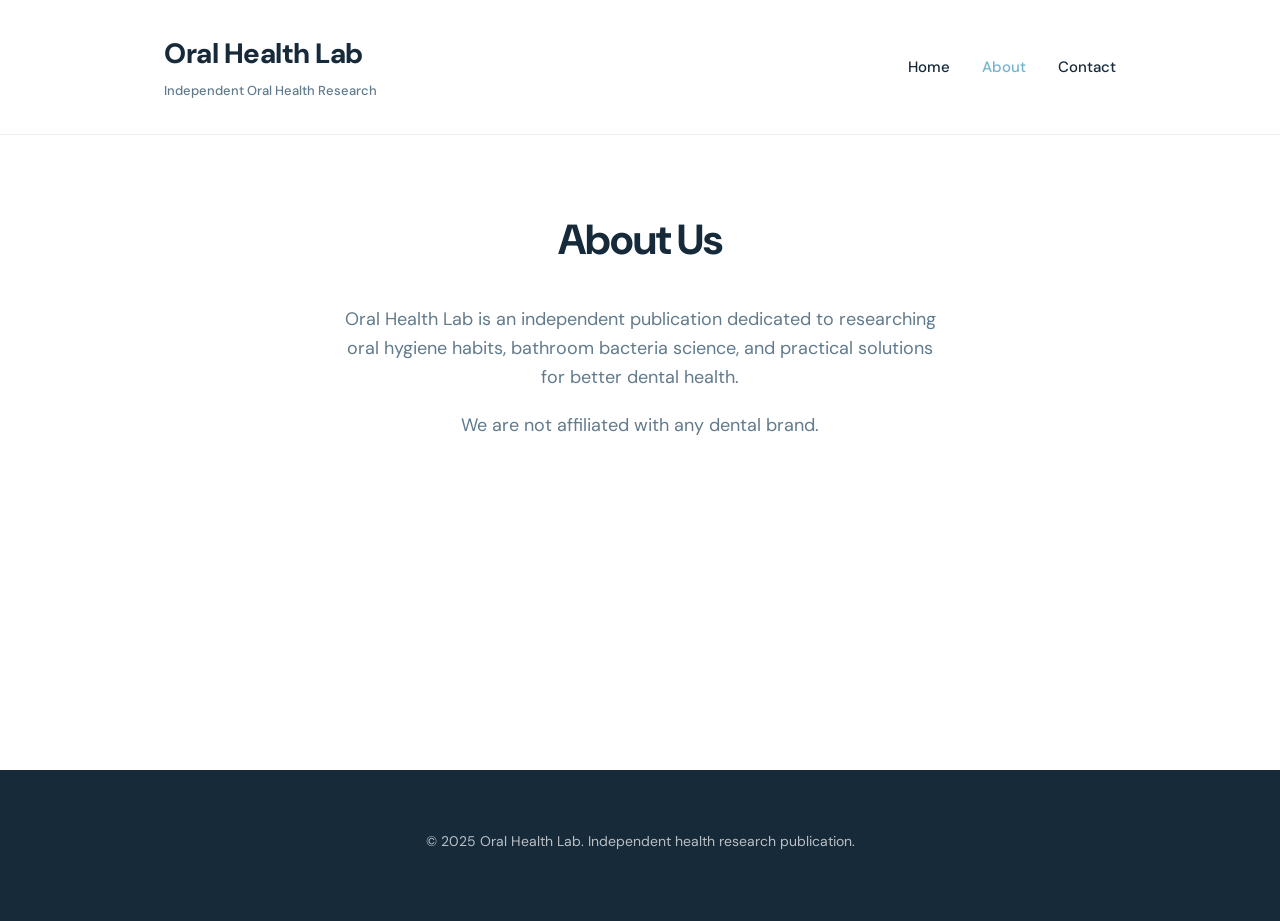
<file: about.html>
<!DOCTYPE html>
<html lang="en">
<head>
  <meta charset="UTF-8">
  <meta name="viewport" content="width=device-width, initial-scale=1.0">
  <title>About | Oral Health Lab</title>
  <meta name="description" content="Oral Health Lab is an independent publication dedicated to researching oral hygiene habits, bathroom bacteria science, and practical solutions.">
  
  <!-- Open Graph -->
  <meta property="og:title" content="About | Oral Health Lab">
  <meta property="og:description" content="Oral Health Lab is an independent publication dedicated to researching oral hygiene habits, bathroom bacteria science, and practical solutions.">
  <meta property="og:image" content="https://oralhealthlab.com/images/og-image.jpg">
  <meta property="og:url" content="https://oralhealthlab.com/about">
  <meta property="og:type" content="website">

  <!-- FB PIXEL GOES HERE -->
  <!-- GA GOES HERE -->

  <link rel="preconnect" href="https://fonts.googleapis.com">
  <link rel="preconnect" href="https://fonts.gstatic.com" crossorigin>
  <link href="https://fonts.googleapis.com/css2?family=DM+Sans:ital,opsz,wght@0,9..40,100..1000;1,9..40,100..1000&display=swap" rel="stylesheet">
  <link rel="stylesheet" href="/style.css">
</head>
<body>

  <header>
    <div class="container header-container">
      <div class="logo-container">
        <a href="/" class="logo">Oral Health Lab</a>
        <span class="tagline">Independent Oral Health Research</span>
      </div>
      <nav class="main-nav">
        <ul>
          <li><a href="/">Home</a></li>
          <li><a href="/about" class="active">About</a></li>
          <li><a href="/contact">Contact</a></li>
        </ul>
      </nav>
    </div>
  </header>

  <main>
    <section class="page-section">
      <div class="container" style="max-width: 800px;">
        <div class="page-header">
          <h1>About Us</h1>
        </div>
        <div class="content-block" style="font-size: 18px; color: var(--color-text-light); text-align: center; max-width: 600px; margin: 0 auto;">
          <p>Oral Health Lab is an independent publication dedicated to researching oral hygiene habits, bathroom bacteria science, and practical solutions for better dental health.</p>
          <p style="margin-top: 20px;">We are not affiliated with any dental brand.</p>
        </div>
      </div>
    </section>
  </main>

  <footer style="margin-top: 250px;">
    <div class="container">
      <p>&copy; 2025 Oral Health Lab. Independent health research publication.</p>
    </div>
  </footer>

</body>
</html>
</file>
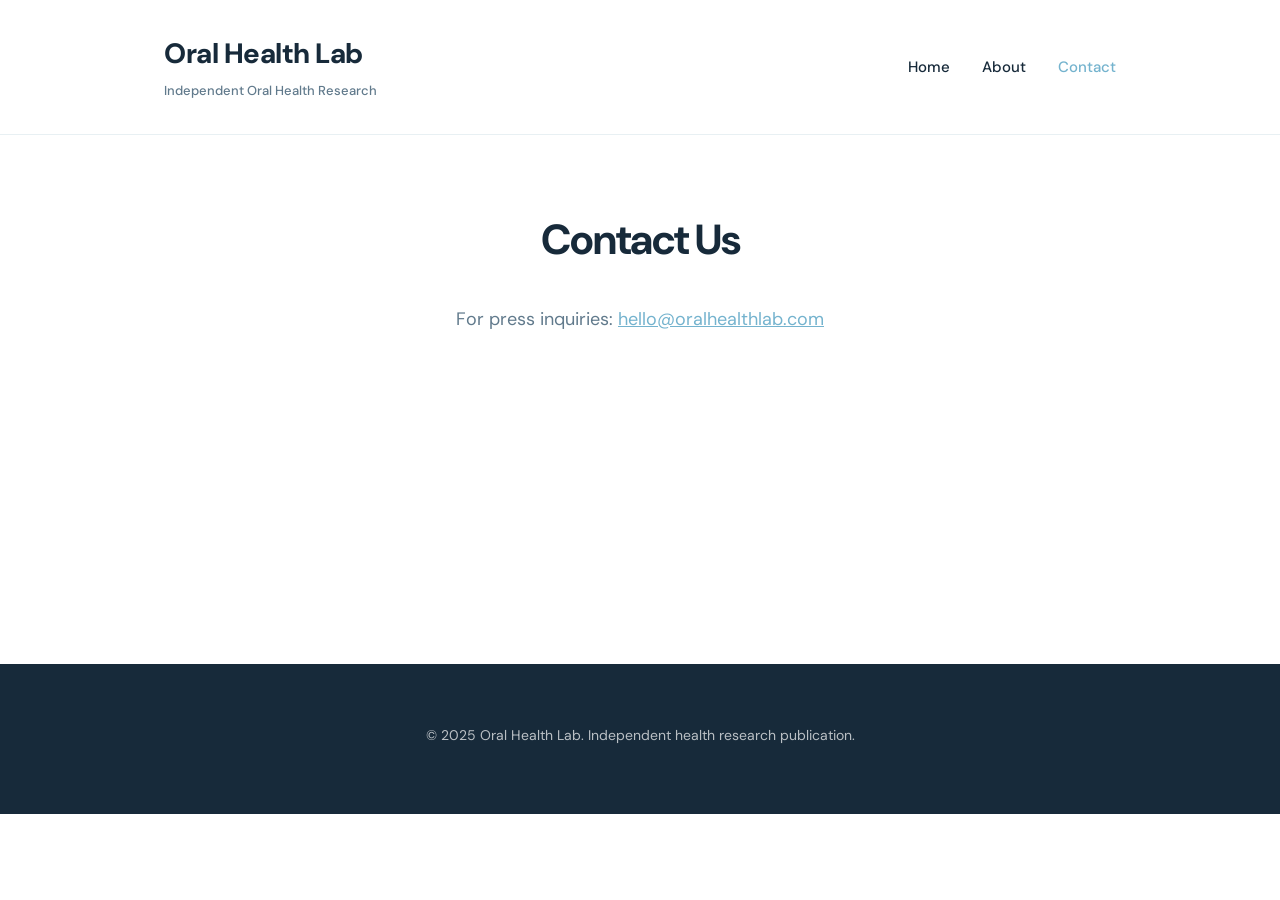
<file: contact.html>
<!DOCTYPE html>
<html lang="en">
<head>
  <meta charset="UTF-8">
  <meta name="viewport" content="width=device-width, initial-scale=1.0">
  <title>Contact | Oral Health Lab</title>
  <meta name="description" content="Contact Oral Health Lab for press inquiries and questions.">
  
  <!-- Open Graph -->
  <meta property="og:title" content="Contact | Oral Health Lab">
  <meta property="og:description" content="Contact Oral Health Lab for press inquiries and questions.">
  <meta property="og:image" content="https://oralhealthlab.com/images/og-image.jpg">
  <meta property="og:url" content="https://oralhealthlab.com/contact">
  <meta property="og:type" content="website">

  <!-- FB PIXEL GOES HERE -->
  <!-- GA GOES HERE -->

  <link rel="preconnect" href="https://fonts.googleapis.com">
  <link rel="preconnect" href="https://fonts.gstatic.com" crossorigin>
  <link href="https://fonts.googleapis.com/css2?family=DM+Sans:ital,opsz,wght@0,9..40,100..1000;1,9..40,100..1000&display=swap" rel="stylesheet">
  <link rel="stylesheet" href="/style.css">
</head>
<body>

  <header>
    <div class="container header-container">
      <div class="logo-container">
        <a href="/" class="logo">Oral Health Lab</a>
        <span class="tagline">Independent Oral Health Research</span>
      </div>
      <nav class="main-nav">
        <ul>
          <li><a href="/">Home</a></li>
          <li><a href="/about">About</a></li>
          <li><a href="/contact" class="active">Contact</a></li>
        </ul>
      </nav>
    </div>
  </header>

  <main>
    <section class="page-section">
      <div class="container" style="max-width: 800px;">
        <div class="page-header">
          <h1>Contact Us</h1>
        </div>
        <div class="content-block" style="font-size: 18px; color: var(--color-text-light); text-align: center;">
          <p>For press inquiries: <a href="mailto:hello@oralhealthlab.com" style="color: var(--color-blue); text-decoration: underline;">hello@oralhealthlab.com</a></p>
        </div>
      </div>
    </section>
  </main>

  <footer style="margin-top: 250px;">
    <div class="container">
      <p>&copy; 2025 Oral Health Lab. Independent health research publication.</p>
    </div>
  </footer>

</body>
</html>
</file>
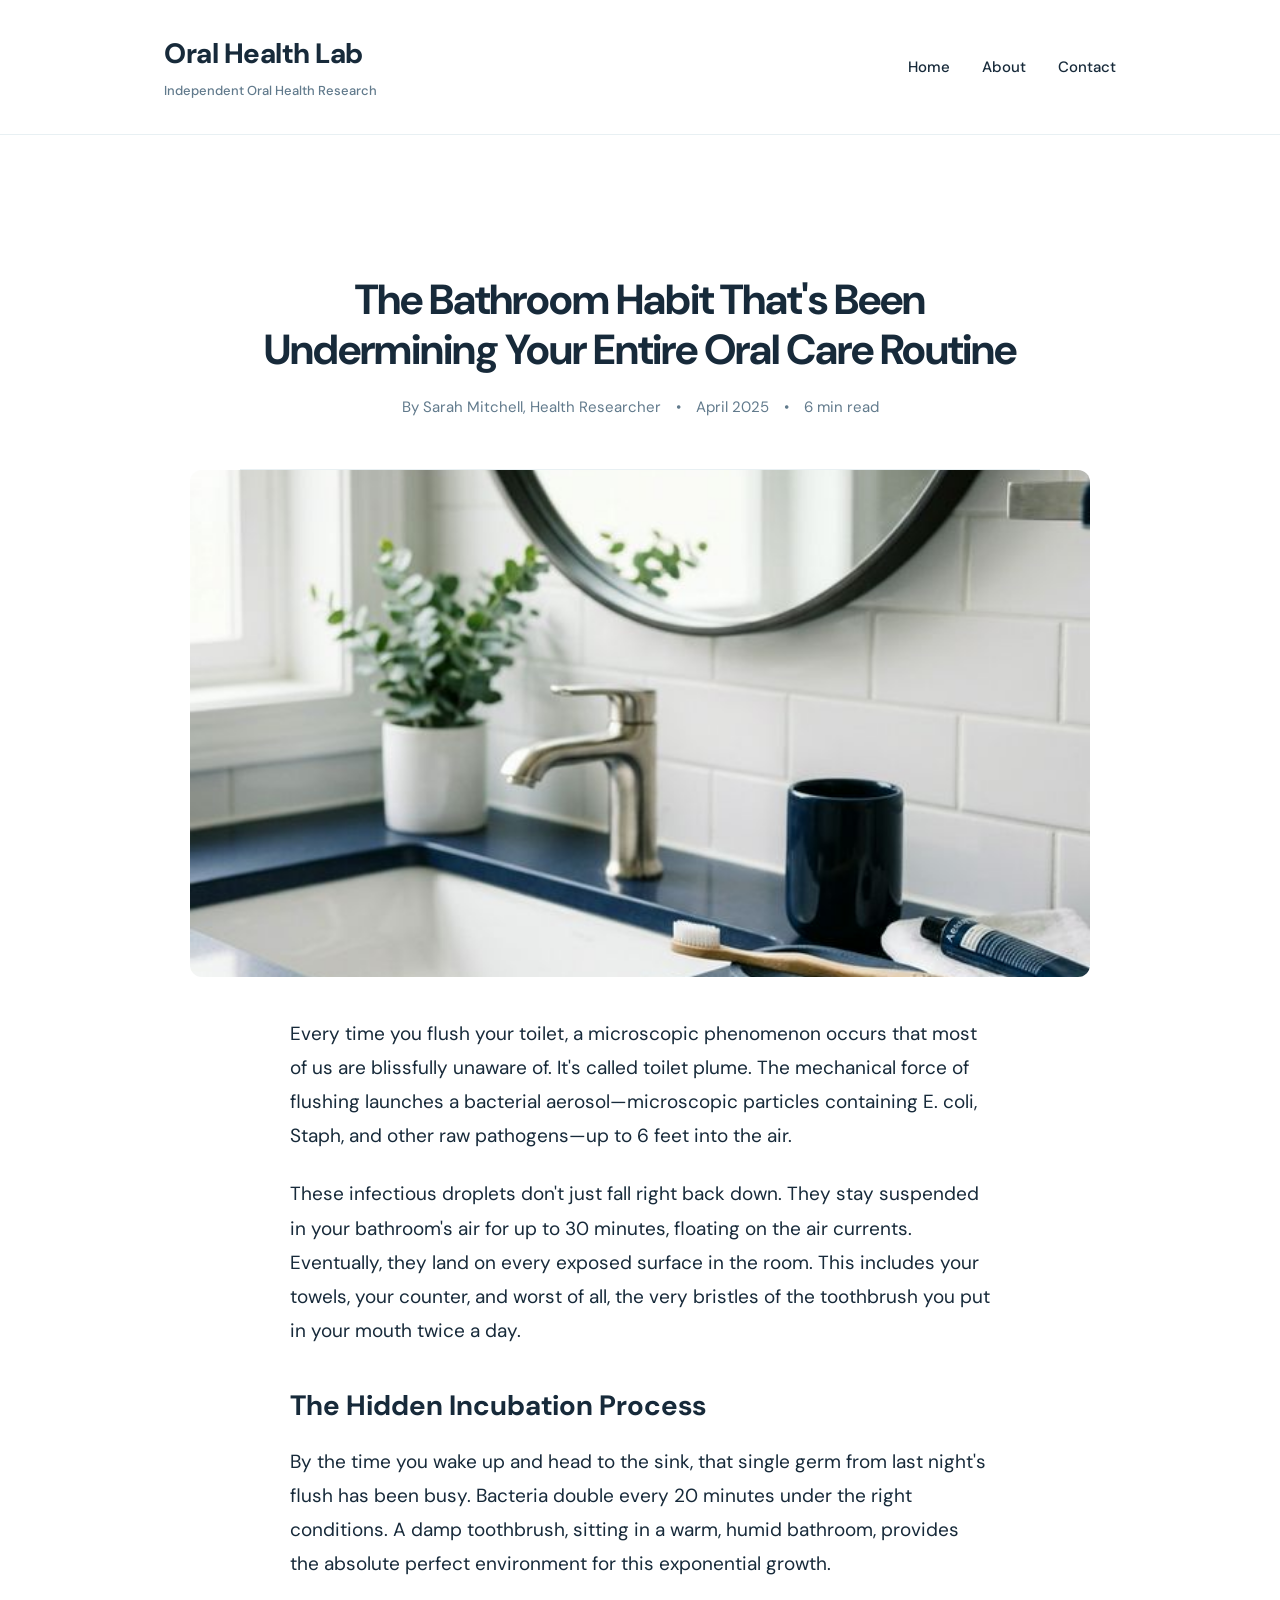
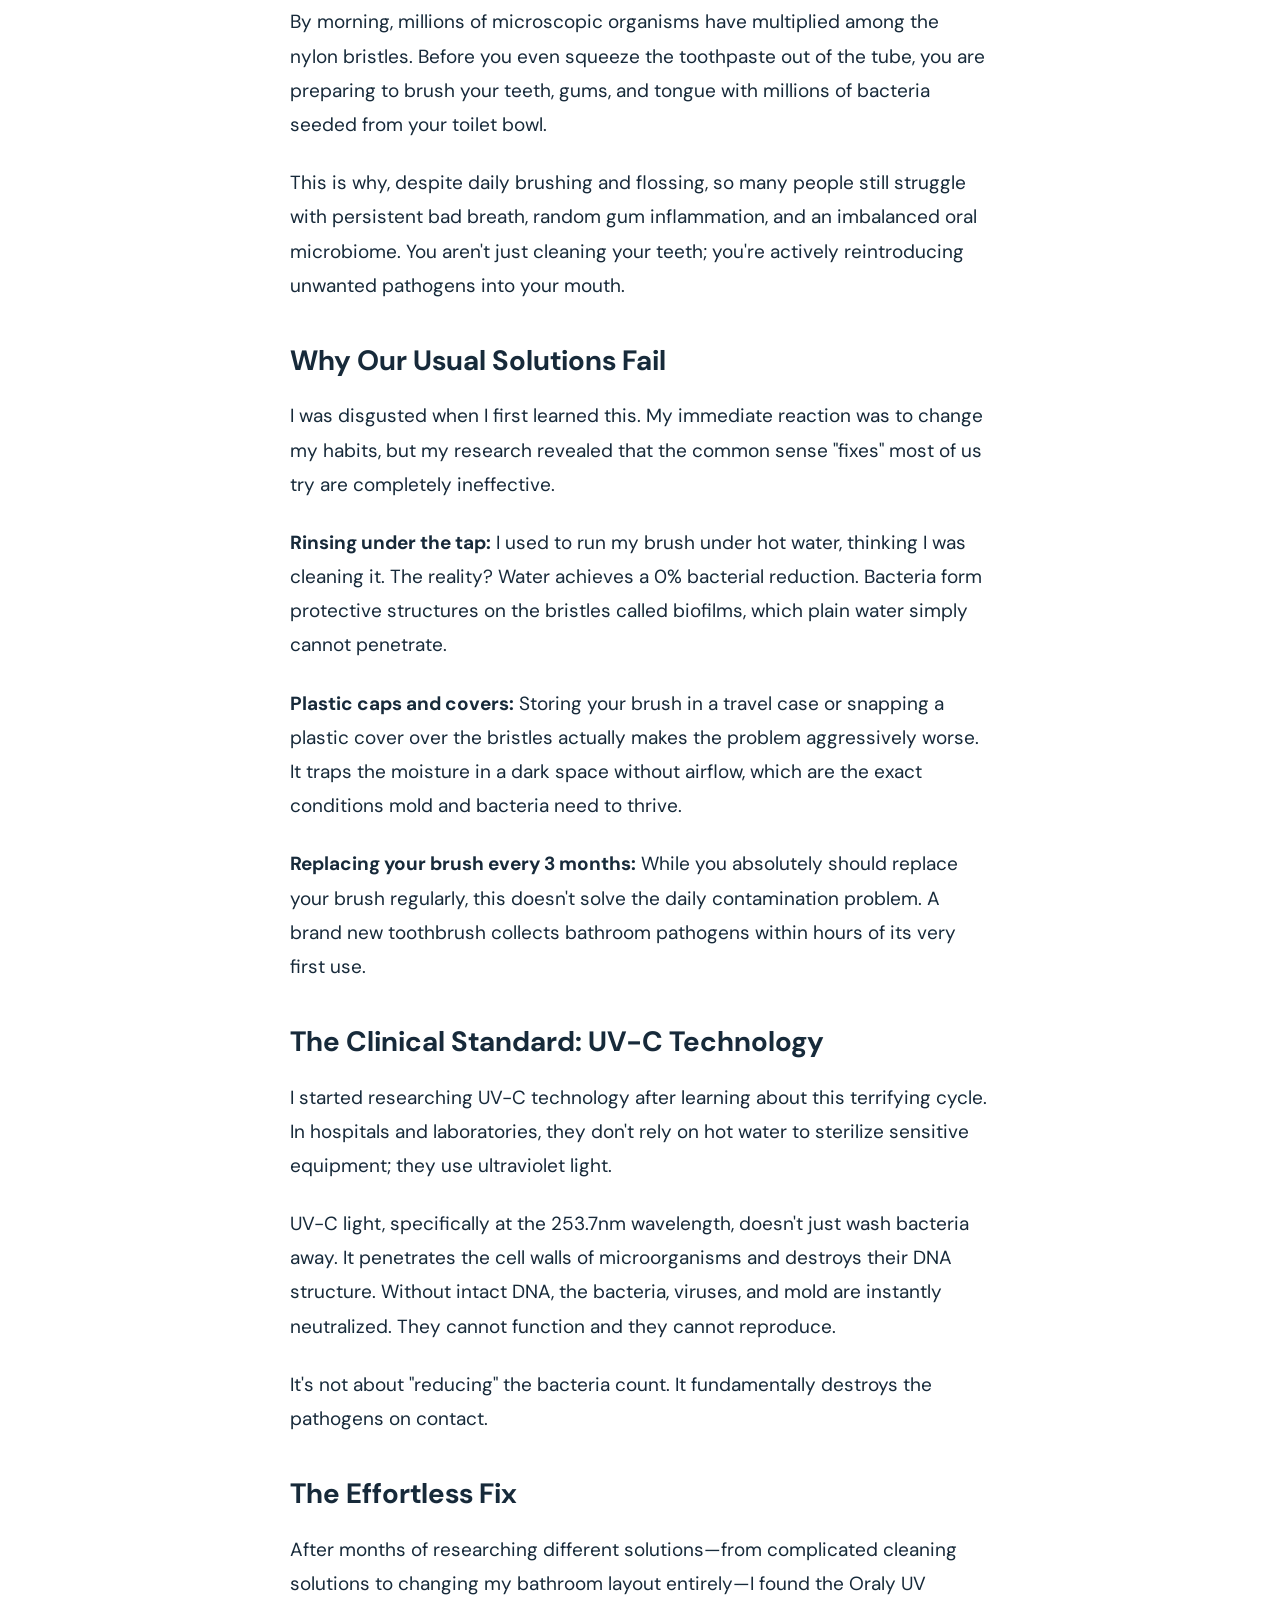
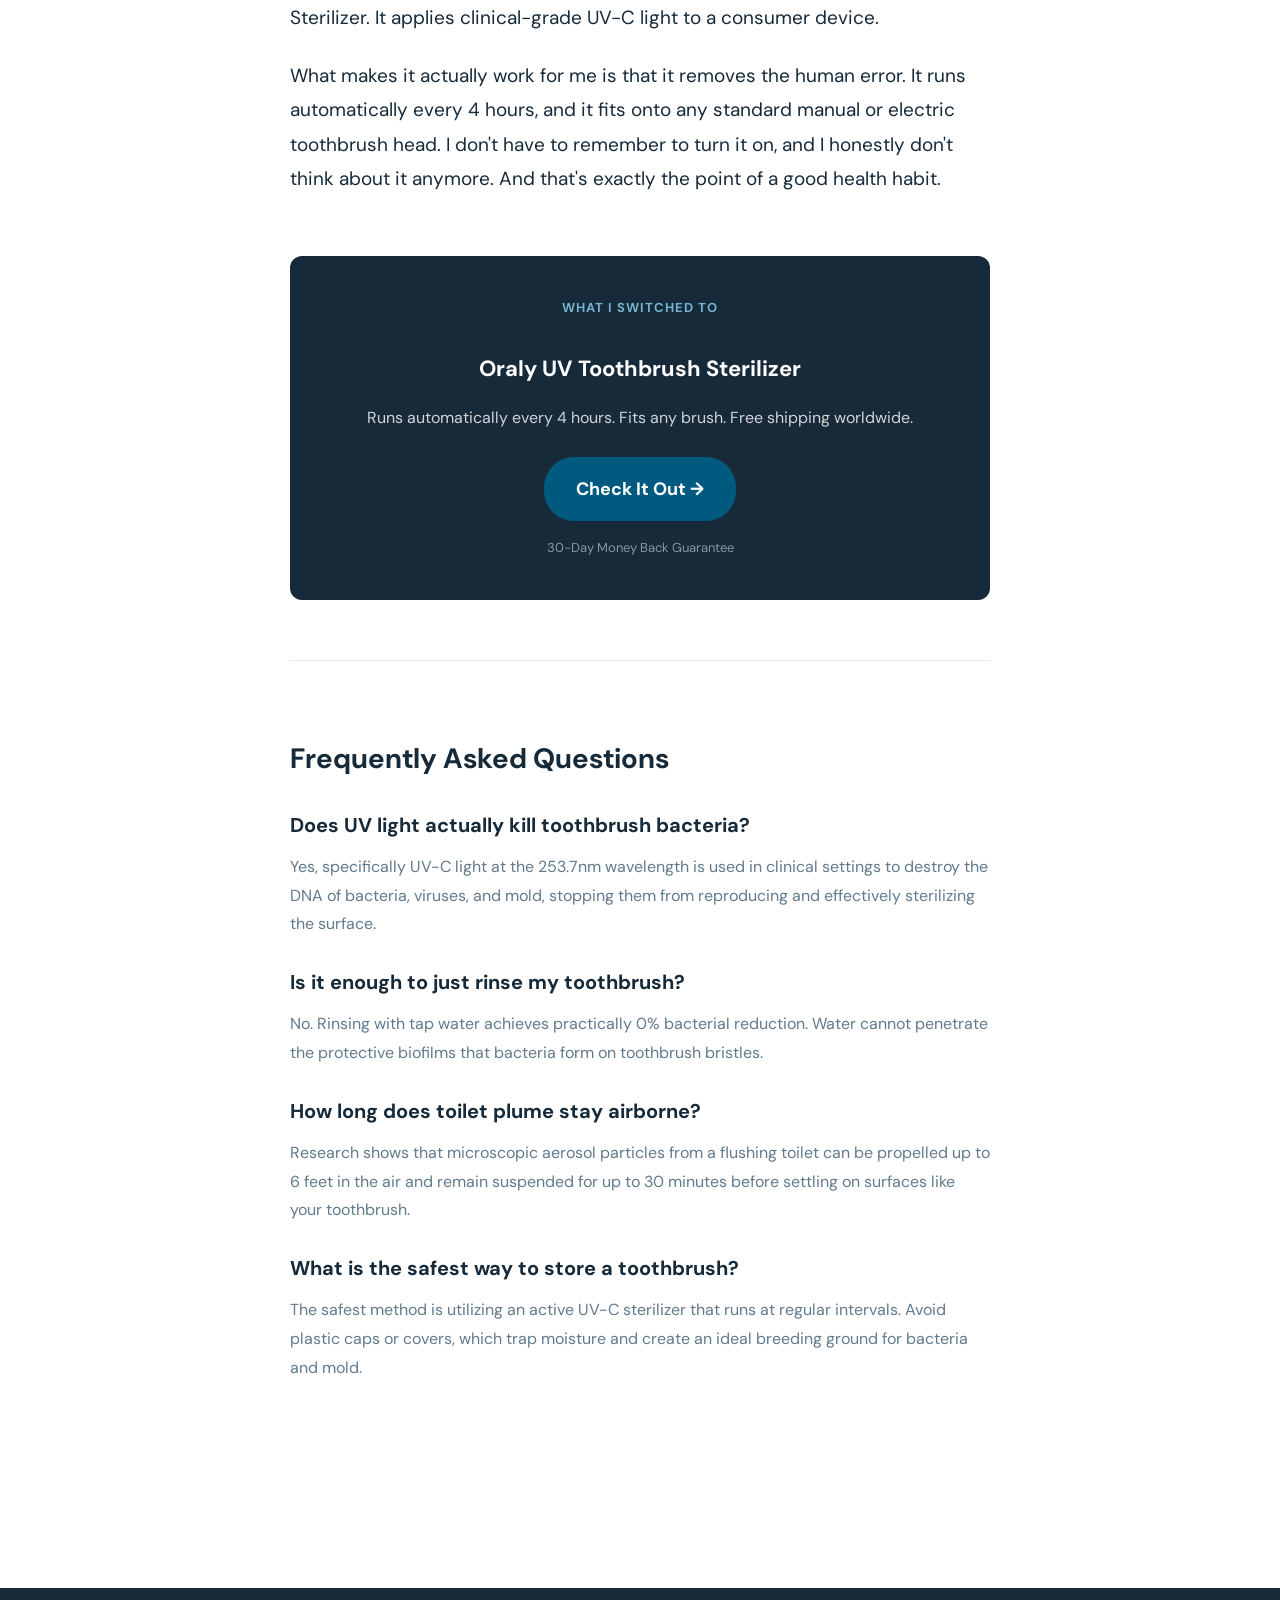
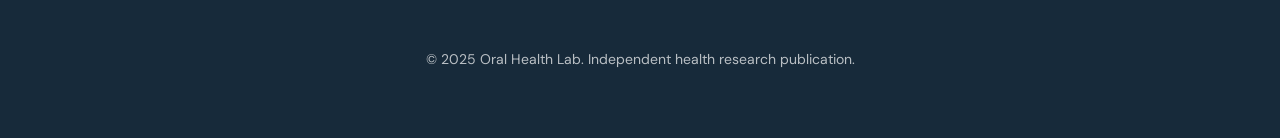
<file: articles/bathroom-habit.html>
<!DOCTYPE html>
<html lang="en">
<head>
  <meta charset="UTF-8">
  <meta name="viewport" content="width=device-width, initial-scale=1.0">
  <title>The Bathroom Habit That's Been Undermining Your Entire Oral Care Routine | Oral Health Lab</title>
  <meta name="description" content="Discover how toilet plume affects your toothbrush and oral health, and the science behind UV-C sterilization.">
  
  <link rel="canonical" href="https://oralhealthlab.com/articles/bathroom-habit">

  <!-- Open Graph -->
  <meta property="og:title" content="The Bathroom Habit That's Been Undermining Your Entire Oral Care Routine">
  <meta property="og:description" content="Discover how toilet plume affects your toothbrush and oral health.">
  <meta property="og:image" content="https://oralhealthlab.com/images/bathroom-habit-featured.jpg">
  <meta property="og:url" content="https://oralhealthlab.com/articles/bathroom-habit">
  <meta property="og:type" content="article">

  <!-- FB PIXEL GOES HERE -->
  <!-- GA GOES HERE -->

  <link rel="preconnect" href="https://fonts.googleapis.com">
  <link rel="preconnect" href="https://fonts.gstatic.com" crossorigin>
  <link href="https://fonts.googleapis.com/css2?family=DM+Sans:ital,opsz,wght@0,9..40,100..1000;1,9..40,100..1000&display=swap" rel="stylesheet">
  <link rel="stylesheet" href="/style.css">

  <style>
    .article-header { padding: 60px 0 30px; text-align: center; max-width: 800px; margin: 0 auto; }
    .article-meta { color: var(--color-text-light); font-size: 15px; margin: 20px 0; display: flex; justify-content: center; gap: 15px; }
    .article-meta span:not(:last-child)::after { content: "•"; margin-left: 15px; }
    .article-featured-image { max-width: 900px; margin: 0 auto 40px; border-radius: 12px; overflow: hidden; }
    .article-content { max-width: 700px; margin: 0 auto; font-size: 19px; line-height: 1.8; color: var(--color-navy); }
    .article-content h2 { font-size: 28px; margin: 40px 0 20px; line-height: 1.3; }
    .article-content h3 { font-size: 22px; margin: 30px 0 15px; }
    .article-content p { margin-bottom: 24px; }
    
    .cta-block { background-color: var(--color-navy); color: white; padding: 40px; border-radius: 12px; text-align: center; margin: 60px 0; }
    .cta-label { font-size: 13px; font-weight: 700; color: var(--color-blue); text-transform: uppercase; letter-spacing: 1px; margin-bottom: 12px; display: block; }
    .cta-heading { font-size: 28px; margin-bottom: 15px; }
    .cta-subtext { font-size: 16px; color: rgba(255,255,255,0.8); margin-bottom: 25px; }
    .cta-button { display: inline-block; background-color: #00597F; color: white; padding: 16px 32px; border-radius: 30px; font-weight: 700; font-size: 18px; transition: background-color 0.2s; }
    .cta-button:hover { background-color: #004666; }
    .cta-guarantee { font-size: 13px; color: rgba(255,255,255,0.5); margin-top: 15px; display: block; }
    
    .faq-section { margin-top: 60px; padding-top: 40px; border-top: 1px solid var(--color-border); }
    .faq-item { margin-bottom: 25px; }
    .faq-question { font-weight: 700; font-size: 20px; margin-bottom: 10px; color: var(--color-navy); }
    .faq-answer { font-size: 16px; color: var(--color-text-light); }
  </style>

  <!-- Article Schema -->
  <script type="application/ld+json">
  {
    "@context": "https://schema.org",
    "@type": "Article",
    "headline": "The Bathroom Habit That's Been Undermining Your Entire Oral Care Routine",
    "image": "https://oralhealthlab.com/images/bathroom-habit-featured.jpg",
    "author": {
      "@type": "Person",
      "name": "Sarah Mitchell, Health Researcher"
    },
    "publisher": {
      "@type": "Organization",
      "name": "Oral Health Lab",
      "logo": {
        "@type": "ImageObject",
        "url": "https://oralhealthlab.com/images/logo.png"
      }
    },
    "datePublished": "2025-04-01"
  }
  </script>

  <!-- FAQ Schema -->
  <script type="application/ld+json">
  {
    "@context": "https://schema.org",
    "@type": "FAQPage",
    "mainEntity": [{
      "@type": "Question",
      "name": "Does UV light actually kill toothbrush bacteria?",
      "acceptedAnswer": {
        "@type": "Answer",
        "text": "Yes, specifically UV-C light at the 253.7nm wavelength is used in clinical settings to destroy the DNA of bacteria, viruses, and mold, stopping them from reproducing and effectively sterilizing the surface."
      }
    }, {
      "@type": "Question",
      "name": "Is it enough to just rinse my toothbrush?",
      "acceptedAnswer": {
        "@type": "Answer",
        "text": "No. Rinsing with tap water achieves practically 0% bacterial reduction. Water cannot penetrate the protective biofilms that bacteria form on toothbrush bristles."
      }
    }, {
      "@type": "Question",
      "name": "How long does toilet plume stay airborne?",
      "acceptedAnswer": {
        "@type": "Answer",
        "text": "Research shows that microscopic aerosol particles from a flushing toilet can be propelled up to 6 feet in the air and remain suspended for up to 30 minutes before settling on surfaces like your toothbrush."
      }
    }, {
      "@type": "Question",
      "name": "What is the safest way to store a toothbrush?",
      "acceptedAnswer": {
        "@type": "Answer",
        "text": "The safest method is utilizing an active UV-C sterilizer that runs at regular intervals. Avoid plastic caps or covers, which trap moisture and create an ideal breeding ground for bacteria and mold."
      }
    }]
  }
  </script>
</head>
<body>

  <header>
    <div class="container header-container">
      <div class="logo-container">
        <a href="/" class="logo">Oral Health Lab</a>
        <span class="tagline">Independent Oral Health Research</span>
      </div>
      <nav class="main-nav">
        <ul>
          <li><a href="/">Home</a></li>
          <li><a href="/about">About</a></li>
          <li><a href="/contact">Contact</a></li>
        </ul>
      </nav>
    </div>
  </header>

  <main>
    <article class="page-section">
      <div class="container">
        
        <header class="article-header">
          <h1 style="font-size: 42px; line-height: 1.2; letter-spacing: -1px; color: var(--color-navy);">The Bathroom Habit That's Been Undermining Your Entire Oral Care Routine</h1>
          <div class="article-meta">
            <span>By Sarah Mitchell, Health Researcher</span>
            <span>April 2025</span>
            <span>6 min read</span>
          </div>
        </header>

        <div class="article-featured-image">
          <img src="/images/bathroom-habit-featured.jpg" alt="Toothbrush near a bathroom sink" style="width: 100%; height: auto; object-fit: cover; aspect-ratio: 16/9; background: #E8F0F3;" loading="lazy">
        </div>

        <div class="article-content">
          
          <p>Every time you flush your toilet, a microscopic phenomenon occurs that most of us are blissfully unaware of. It's called toilet plume. The mechanical force of flushing launches a bacterial aerosol—microscopic particles containing E. coli, Staph, and other raw pathogens—up to 6 feet into the air. </p>
          <p>These infectious droplets don't just fall right back down. They stay suspended in your bathroom's air for up to 30 minutes, floating on the air currents. Eventually, they land on every exposed surface in the room. This includes your towels, your counter, and worst of all, the very bristles of the toothbrush you put in your mouth twice a day.</p>
          
          <h2>The Hidden Incubation Process</h2>
          <p>By the time you wake up and head to the sink, that single germ from last night's flush has been busy. Bacteria double every 20 minutes under the right conditions. A damp toothbrush, sitting in a warm, humid bathroom, provides the absolute perfect environment for this exponential growth.</p>
          <p>By morning, millions of microscopic organisms have multiplied among the nylon bristles. Before you even squeeze the toothpaste out of the tube, you are preparing to brush your teeth, gums, and tongue with millions of bacteria seeded from your toilet bowl.</p>
          <p>This is why, despite daily brushing and flossing, so many people still struggle with persistent bad breath, random gum inflammation, and an imbalanced oral microbiome. You aren't just cleaning your teeth; you're actively reintroducing unwanted pathogens into your mouth.</p>

          <h2>Why Our Usual Solutions Fail</h2>
          <p>I was disgusted when I first learned this. My immediate reaction was to change my habits, but my research revealed that the common sense "fixes" most of us try are completely ineffective.</p>
          <p><strong>Rinsing under the tap:</strong> I used to run my brush under hot water, thinking I was cleaning it. The reality? Water achieves a 0% bacterial reduction. Bacteria form protective structures on the bristles called biofilms, which plain water simply cannot penetrate.</p>
          <p><strong>Plastic caps and covers:</strong> Storing your brush in a travel case or snapping a plastic cover over the bristles actually makes the problem aggressively worse. It traps the moisture in a dark space without airflow, which are the exact conditions mold and bacteria need to thrive.</p>
          <p><strong>Replacing your brush every 3 months:</strong> While you absolutely should replace your brush regularly, this doesn't solve the daily contamination problem. A brand new toothbrush collects bathroom pathogens within hours of its very first use.</p>

          <h2>The Clinical Standard: UV-C Technology</h2>
          <p>I started researching UV-C technology after learning about this terrifying cycle. In hospitals and laboratories, they don't rely on hot water to sterilize sensitive equipment; they use ultraviolet light.</p>
          <p>UV-C light, specifically at the 253.7nm wavelength, doesn't just wash bacteria away. It penetrates the cell walls of microorganisms and destroys their DNA structure. Without intact DNA, the bacteria, viruses, and mold are instantly neutralized. They cannot function and they cannot reproduce.</p>
          <p>It's not about "reducing" the bacteria count. It fundamentally destroys the pathogens on contact.</p>

          <h2>The Effortless Fix</h2>
          <p>After months of researching different solutions—from complicated cleaning solutions to changing my bathroom layout entirely—I found the Oraly UV Sterilizer. It applies clinical-grade UV-C light to a consumer device.</p>
          <p>What makes it actually work for me is that it removes the human error. It runs automatically every 4 hours, and it fits onto any standard manual or electric toothbrush head. I don't have to remember to turn it on, and I honestly don't think about it anymore. And that's exactly the point of a good health habit.</p>

          <div class="cta-block">
            <span class="cta-label">What I Switched To</span>
            <h3 class="cta-heading">Oraly UV Toothbrush Sterilizer</h3>
            <p class="cta-subtext">Runs automatically every 4 hours. Fits any brush. Free shipping worldwide.</p>
            <a href="https://tryoraly.com/products/oraly-uv-toothbrush-sterilizer-every-brush-sanitized-automatically" class="cta-button" target="_blank" rel="noopener">Check It Out &rarr;</a>
            <span class="cta-guarantee">30-Day Money Back Guarantee</span>
          </div>

          <div class="faq-section">
            <h2 style="font-size: 28px; margin-bottom: 30px;">Frequently Asked Questions</h2>
            
            <div class="faq-item">
              <div class="faq-question">Does UV light actually kill toothbrush bacteria?</div>
              <div class="faq-answer">Yes, specifically UV-C light at the 253.7nm wavelength is used in clinical settings to destroy the DNA of bacteria, viruses, and mold, stopping them from reproducing and effectively sterilizing the surface.</div>
            </div>

            <div class="faq-item">
              <div class="faq-question">Is it enough to just rinse my toothbrush?</div>
              <div class="faq-answer">No. Rinsing with tap water achieves practically 0% bacterial reduction. Water cannot penetrate the protective biofilms that bacteria form on toothbrush bristles.</div>
            </div>

            <div class="faq-item">
              <div class="faq-question">How long does toilet plume stay airborne?</div>
              <div class="faq-answer">Research shows that microscopic aerosol particles from a flushing toilet can be propelled up to 6 feet in the air and remain suspended for up to 30 minutes before settling on surfaces like your toothbrush.</div>
            </div>

            <div class="faq-item">
              <div class="faq-question">What is the safest way to store a toothbrush?</div>
              <div class="faq-answer">The safest method is utilizing an active UV-C sterilizer that runs at regular intervals. Avoid plastic caps or covers, which trap moisture and create an ideal breeding ground for bacteria and mold.</div>
            </div>
            
          </div>

        </div>
      </div>
    </article>
  </main>

  <footer>
    <div class="container">
      <p>&copy; 2025 Oral Health Lab. Independent health research publication.</p>
    </div>
  </footer>

</body>
</html>
</file>
<file: style.css>
@import url('https://fonts.googleapis.com/css2?family=DM+Sans:ital,opsz,wght@0,9..40,100..1000;1,9..40,100..1000&display=swap');

:root {
  --color-navy: #172A3A;
  --color-white: #FFFFFF;
  --color-blue: #74B3CE;
  --color-light-blue: #D9E6EC;
  --color-text: #3A4A5A;
  --color-text-light: #617A8C;
  --color-border: #E8F0F3;
}

* {
  margin: 0;
  padding: 0;
  box-sizing: border-box;
}

body {
  font-family: 'DM Sans', sans-serif;
  color: var(--color-text);
  background-color: var(--color-white);
  line-height: 1.6;
  font-size: 18px; /* Slightly larger for editorial feel */
  -webkit-font-smoothing: antialiased;
}

a {
  text-decoration: none;
  color: inherit;
}

img {
  max-width: 100%;
  height: auto;
  display: block;
}

.container {
  max-width: 1000px;
  margin: 0 auto;
  padding: 0 24px;
}

/* Shared Header */
header {
  padding: 32px 0;
  border-bottom: 1px solid var(--color-border);
}

.header-container {
  display: flex;
  justify-content: space-between;
  align-items: center;
}

.logo-container {
  display: flex;
  flex-direction: column;
}

.logo {
  font-size: 28px;
  font-weight: 800;
  color: var(--color-navy);
  letter-spacing: -0.5px;
}

.tagline {
  font-size: 13px;
  color: var(--color-text-light);
  margin-top: 4px;
  font-weight: 500;
}

nav.main-nav ul {
  display: flex;
  list-style: none;
  gap: 32px;
}

nav.main-nav a {
  font-weight: 500;
  color: var(--color-navy);
  font-size: 15px;
  transition: color 0.2s ease;
}

nav.main-nav a:hover,
nav.main-nav a.active {
  color: var(--color-blue);
}

/* Shared Footer */
footer {
  background-color: var(--color-navy);
  padding: 60px 0;
  text-align: center;
  margin-top: 100px;
}

footer p {
  color: rgba(255, 255, 255, 0.7);
  font-size: 14px;
  margin-bottom: 8px;
}

/* Page Section Utility */
.page-section {
  padding: 80px 0;
}

.page-header {
  margin-bottom: 40px;
  text-align: center;
}

.page-header h1 {
  font-size: 42px;
  color: var(--color-navy);
  line-height: 1.2;
  letter-spacing: -1px;
}

/* Responsive */
@media (max-width: 768px) {
  .header-container {
    flex-direction: column;
    gap: 20px;
    align-items: center;
    text-align: center;
  }
  
  nav.main-nav ul {
    gap: 20px;
  }
}
</file>
